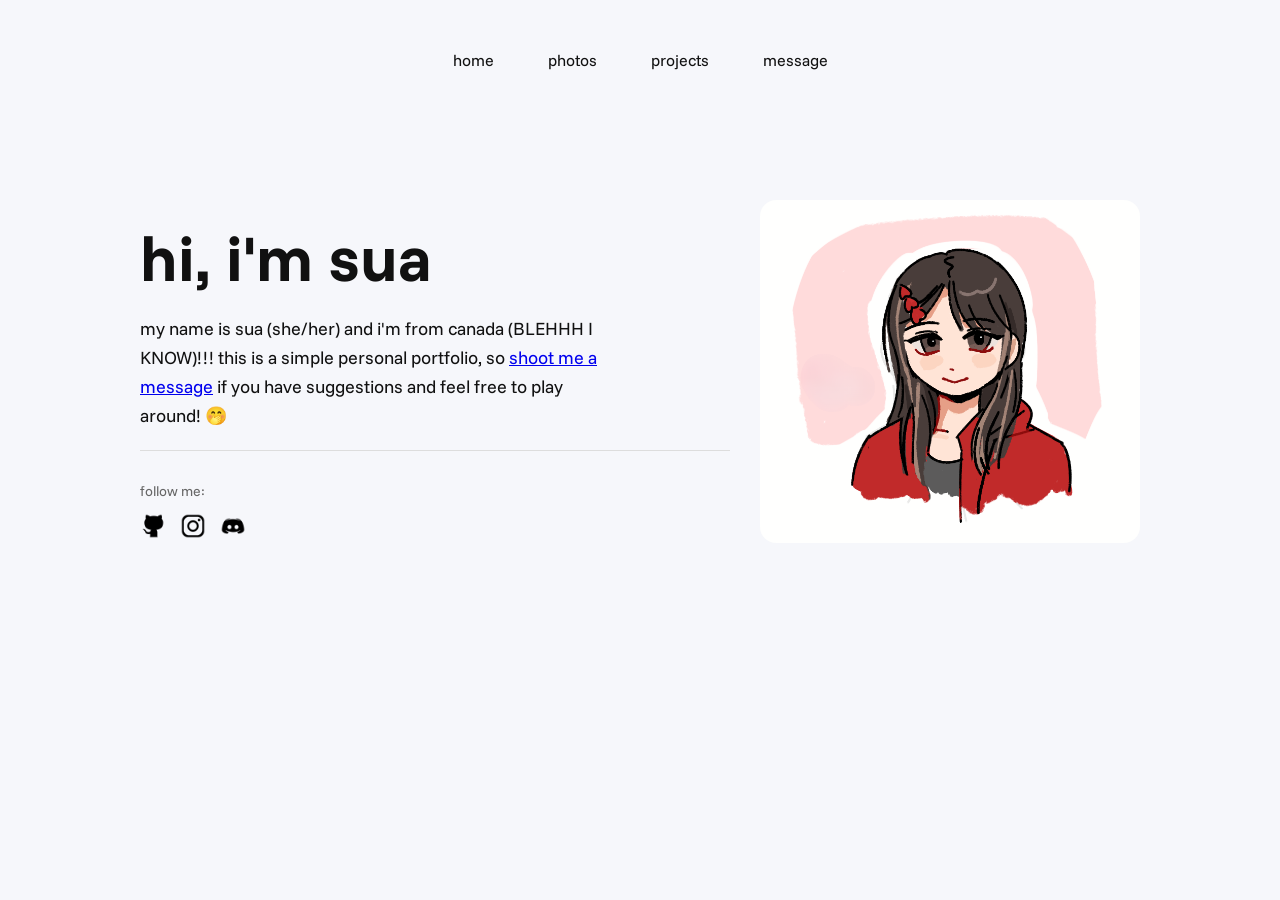
<file: index.html>
<!DOCTYPE html>
<html lang="en">
<head>
<meta charset="UTF-8">
<meta name="viewport" content="width=device-width, initial-scale=1.0">
<title>suafolio</title>

<link rel="stylesheet" href="css/style.css">
<link rel="icon" href="/images/icons/favicon.jpg" type="image/x-icon">
<link rel="preconnect" href="https://fonts.googleapis.com">
<link rel="preconnect" href="https://fonts.gstatic.com" crossorigin>

<link href="https://fonts.googleapis.com/css2?family=Funnel+Sans:ital,wght@0,300..800;1,300..800&display=swap" rel="stylesheet">
</head>
<body>

<nav>
<a href="index.html">home</a>
<a href="photos.html">photos</a>
<a href="projects.html">projects</a>
<a href="message.html">message</a>

</nav>

<section class="hero">

<div class="intro-text">

<h1>hi, i'm sua</h1>

<p>
my name is sua (she/her) and i'm from canada (BLEHHH I KNOW)!!!
this is a simple personal portfolio, so <a href="message.html">shoot me a message</a> if you have
suggestions and feel free to play around! 🤭
</p>

<div class="socials">

<p>follow me:</p>

<div class="socials-icons">
<a href="https://github.com/spdidle"><img src="images/icons/github.png"></a>
<a href="https://www.instagram.com/spdidle/"><img src="images/icons/Instagram Icon.png"></a>
<a href="https://discord.com/users/660183205000904724"><img src="images/icons/discord.png"></a>
</div>

</div>

</div>

<div class="intro-image">
<img src="images/photos/me lmao.png" alt="my beautiful senpai dani @d.tao_ on isnsta drew this for me i knew her art degree was gonna come in handy one day!!">
</div>
</section>

<script src="js/script.js"></script>
</body>
</html>
</file>
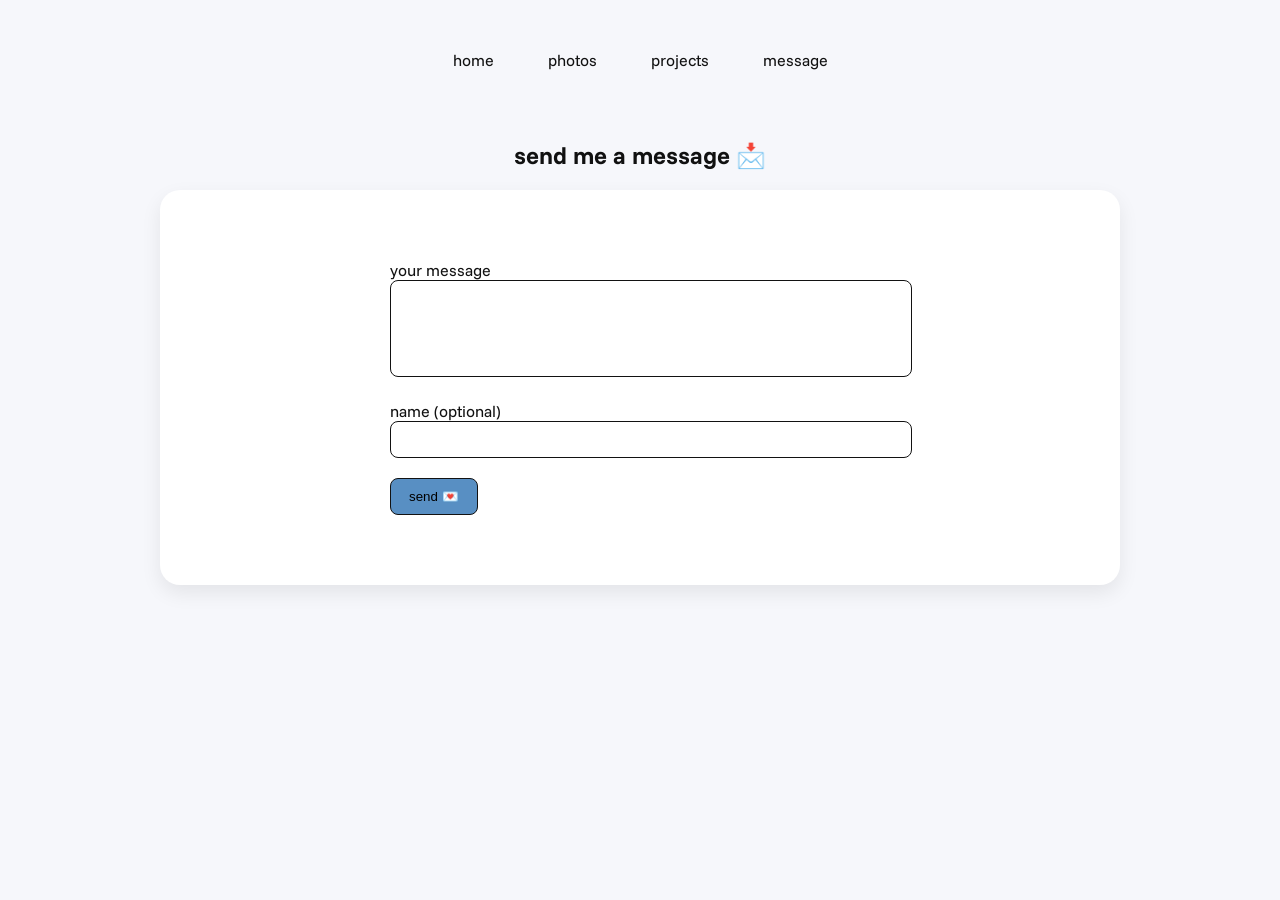
<file: message.html>
<!DOCTYPE html>
<html lang="en">
<head>
<meta charset="UTF-8">
<title>message mii</title>
<link rel="stylesheet" href="css/style.css">
<link rel="icon" href="/images/icons/favicon2.jpg" type="image/x-icon">
<link rel="preconnect" href="https://fonts.googleapis.com">
<link rel="preconnect" href="https://fonts.gstatic.com" crossorigin>
<link href="https://fonts.googleapis.com/css2?family=Funnel+Sans:ital,wght@0,300..800;1,300..800&display=swap" rel="stylesheet">
</head>
<body>

<nav>
<a href="index.html">home</a>
<a href="photos.html">photos</a>
<a href="projects.html">projects</a>
<a href="message.html">message</a>

</nav>

<section class="message-section">

<h1 class="centerh">send me a message 📩</h1>

<div class="message-box">

<form action="https://formspree.io/f/mkoqjwnj" method="POST">

<label>your message</label><br>
<textarea name="message" rows="5" required></textarea>

<br><br>

<label>name (optional)</label><br>
<input type="text" name="name">

<br><br>

<button type="submit">send 💌</button>

</form>

</div>

</section>

<script src="js/script.js"></script>
</body>
</html>
</file>
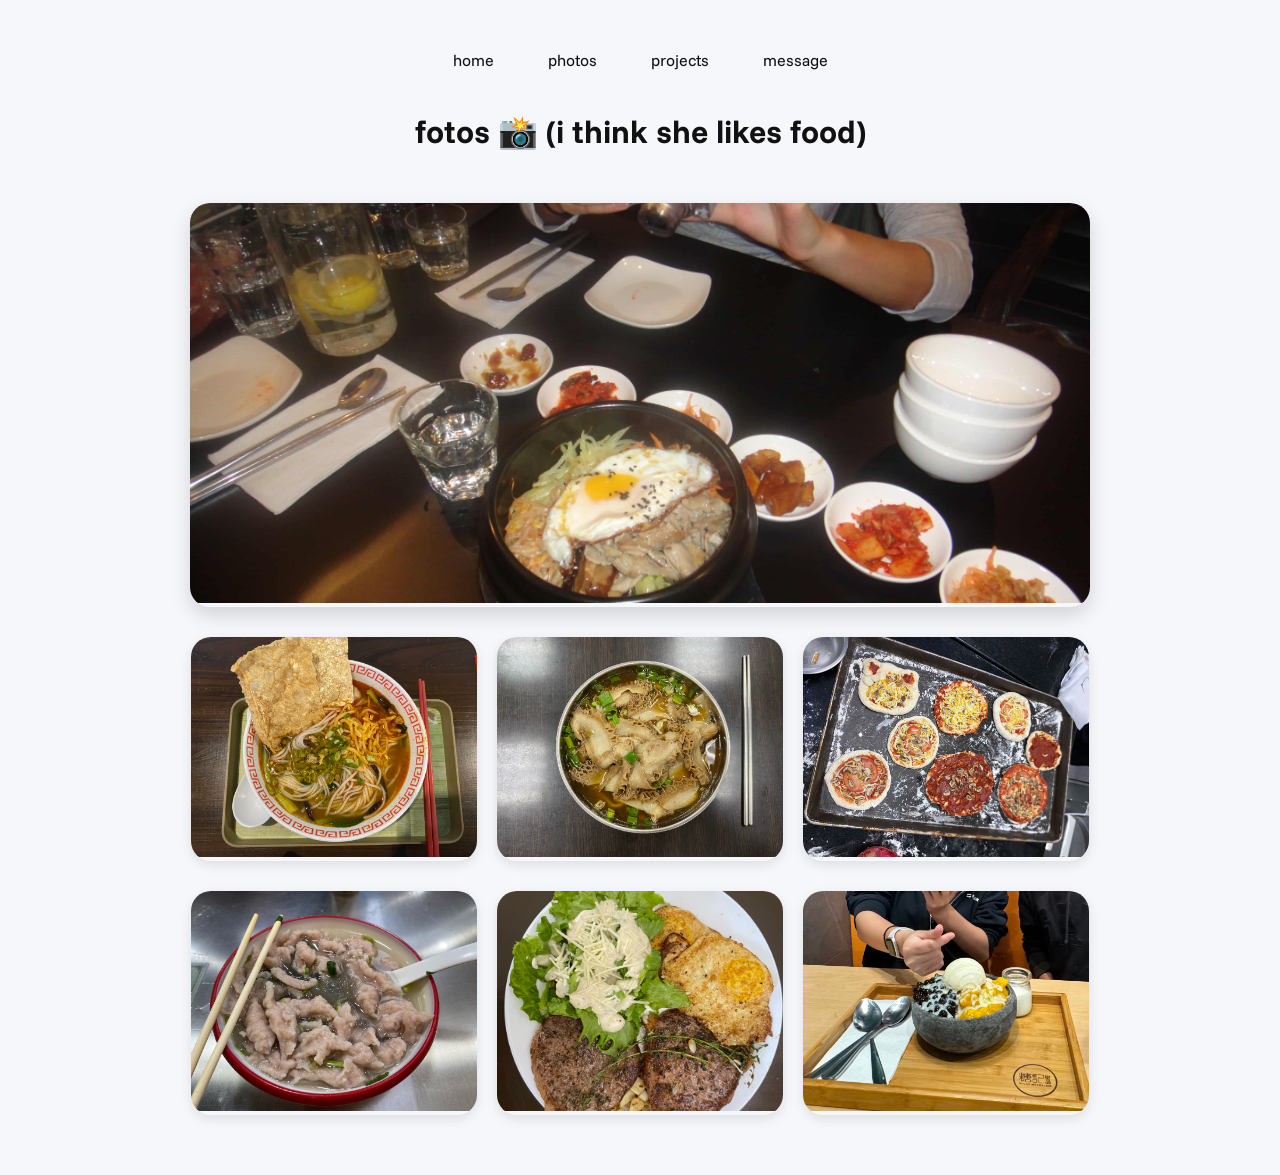
<file: photos.html>
<!DOCTYPE html>
<html lang="en">
<head>
    <meta charset="UTF-8">
    <meta name="viewport" content="width=device-width, initial-scale=1.0">
    <title>flicks ;p</title>
    <link rel="stylesheet" href="css/style.css">
    <link rel="icon" href="/images/icons/favicon.jpg" type="image/x-icon">
    <link rel="preconnect" href="https://fonts.googleapis.com">
    <link rel="preconnect" href="https://fonts.gstatic.com" crossorigin>
    <link href="https://fonts.googleapis.com/css2?family=Funnel+Sans:ital,wght@0,300..800;1,300..800&display=swap" rel="stylesheet">
</head>
<body>
    <nav>
    <a href="index.html">home</a>
    <a href="photos.html">photos</a>
    <a href="projects.html">projects</a>
    <a href="message.html">message</a>
    
    </nav>

    <h1 class="centerh">fotos 📸 (i think she likes food)</h1>

    <section class="gallery">
        <div class="feature-card">
            <img src="images/photos/khp.JPG" alt="FATTY">
        </div>
        
        <div class="card-row">
            <div class="photo-card">
                <img src="images/photos/lsf.jpg" alt="luosifen in TW">
            </div>
            <div class="photo-card">
                <img src="images/photos/nrm.jpg" alt="day 1 of being released from vegetarianism, got myself a bowl of niuroumian fresh from the sourcee aka taiwan 😋">
            </div>
            <div class="photo-card">
                <img src="images/photos/pizza.JPG" alt="pizza my kids made at camp">
            </div>
        </div>
        
        <div class="card-row">
            <div class="photo-card">
                <img src="images/photos/rp.jpg" alt="fuding rou pian from my mothers hometown, so good">
            </div>
            <div class="photo-card">
                <img src="images/photos/stk.jpg" alt="80g of protein on this plate alone 😮‍💨">
            </div>
            <div class="photo-card">
                <img src="images/photos/boba.jpg" alt="this pic acc means a lot to me lmao was feeling upset and my mom brought me out for desserts 🫶 ">
            </div>
        </div>
    </section>
  <script src="js/script.js"></script>
</body>
</html>
</file>
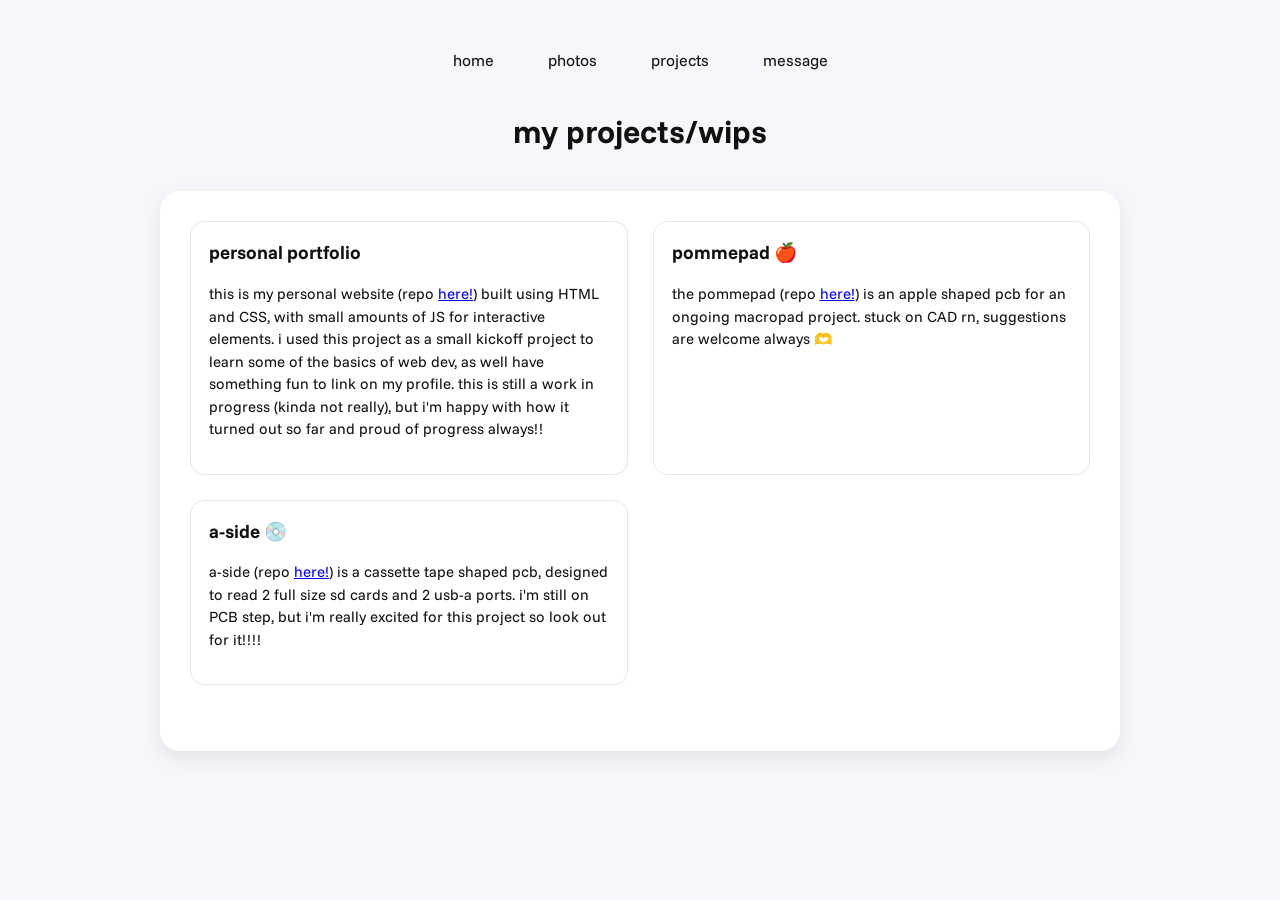
<file: projects.html>
<!DOCTYPE html>
<html lang="en">
<head>
    <meta charset="UTF-8">
    <meta name="viewport" content="width=device-width, initial-scale=1.0">
    <title>projects</title>
    <link rel="stylesheet" href="css/style.css">
    <link rel="icon" href="/images/icons/favicon.jpg" type="image/x-icon">
    <link rel="preconnect" href="https://fonts.googleapis.com">
    <link rel="preconnect" href="https://fonts.gstatic.com" crossorigin>
    <link href="https://fonts.googleapis.com/css2?family=Funnel+Sans:ital,wght@0,300..800;1,300..800&display=swap" rel="stylesheet">
</head>
<body>
    <nav>
    <a href="index.html">home</a>
    <a href="photos.html">photos</a>
    <a href="projects.html">projects</a>
    <a href="message.html">message</a>
    
    </nav>
    <h1 class="centerh">my projects/wips</h1>
    <div class="projects-box">
    <div class="projects-grid">

    <div class="project-card">
<h3>personal portfolio</h3>

<p class="desc short">
this is my personal website (repo <a href="https://github.com/spdidle/suafolio" target="_blank">here!</a>) built using HTML and CSS, with small amounts of JS for interactive elements.
i used this project as a small kickoff project to learn some of the basics of web dev, as well
have something fun to link on my profile. this is still a work in progress (kinda not really), but
i'm happy with how it turned out so far and proud of progress always!!
</p>
</div>

<div class="project-card">
<h3>pommepad 🍎</h3>

<p class="desc short">
the pommepad (repo <a href="https://github.com/spdidle/pommepad" target="_blank">here!</a>) is an apple shaped pcb for an ongoing macropad project. stuck on CAD rn, suggestions are welcome always 🫶
</p>
</div>

<div class="project-card">
<h3>a-side 💿</h3>
<p class="desc short">
a-side (repo <a href="https://github.com/spdidle/a-side" target="_blank">here!</a>) is a cassette tape shaped pcb, designed to read 2 full size sd cards and 2 usb-a ports. i'm still on PCB step, but i'm really excited for this project so look out for it!!!!
</p>
</div>



<script src="js/script.js"></script>
</body>
</html>
</file>
<file: css/style.css>
:root{
    --accent:#588fc3;
}

body{
    background:#f6f7fb;
    color:#111;
    margin:0;
    padding:30px;
    font-family:"Funnel Sans", sans-serif;
}

section{
    max-width:1000px;
    margin:60px auto;
    padding:30px;
    border-radius:22px;
}

.centerh{ text-align:center; }

/* navbar */

nav{
    text-align:center;
    padding:20px 0;
}

nav a{
    margin:0 15px;
    text-decoration:none;
    color:inherit;
    padding:5px 10px;
    border-radius:4px;
}

nav a:hover{
    background:var(--accent);
    color:black;
}

/* hero */

.hero{
    display:flex;
    flex-wrap:nowrap;
    align-items:center;
    justify-content:space-between;
    max-width:1000px;
    margin:80px auto;
    gap:30px;
}

.intro-text{
    margin-top:-40px;
    flex:1;
    min-width:0;
}

.intro-image{ flex-shrink:0; }

.intro-text h1{
    font-size:64px;
    margin-bottom:10px;
}

.intro-text p{
    font-size:18px;
    max-width:460px;
    line-height:1.6;
}

.intro-image img{
    max-width:380px;
    border-radius:16px;
}

/* socials */

.socials{
    margin-top:20px;
    padding-top:15px;
    border-top:1px solid #ddd;
}

.socials p{
    margin-bottom:10px;
    font-size:14px;
    color:#666;
}

.socials-icons{
    display:flex;
    gap:14px;
}

.socials-icons img{
    width:26px;
}

.socials-icons img:hover{
    transform:scale(1.1);
}

.feature-card,
.photo-card{
    border-radius:20px;
    overflow:hidden;
}

.feature-card{
    box-shadow:0 8px 20px rgba(0,0,0,.15);
}

.feature-card:hover{
    transform:scale(1.02);
    box-shadow:0 12px 28px rgba(0,0,0,.2);
}

.feature-card img,
.photo-card img{
    width:100%;
    object-fit:cover;
}

.feature-card img{
    height:400px;
}

.photo-card{
    flex:0 1 calc(33.333% - 14px);
    min-width:150px;
    box-shadow:0 4px 12px rgba(0,0,0,.1);
}

.photo-card:hover{
    transform:scale(1.05);
    box-shadow:0 8px 20px rgba(0,0,0,.15);
}

.photo-card img{ height:220px; }

/* gallery */

.gallery{
    display:flex;
    flex-direction:column;
    gap:30px;
    max-width:900px;
    margin:auto;
}

.card-row{
    display:flex;
    flex-wrap:wrap;
    gap:20px;
    justify-content:center;
}

/* msg */

form{
    max-width:500px;
    margin:40px auto;
}

.message-box,
.projects-box{
    background:white;
    max-width:900px;
    padding:30px;
    border-radius:20px;
    box-shadow:0 8px 20px rgba(0,0,0,0.08);
}

.message-box{
    margin:20px auto 40px;
}

.message-section{
    margin-top:20px;
}

.message-section .centerh{
    margin-top:0;
}

textarea,input{
    width:100%;
    padding:10px;
    border-radius:8px;
    border:1px solid #121212;
}

textarea{ resize:none; }

button{
    background:var(--accent);
    color:black;
    border:1px solid #121212;
    padding:10px 18px;
    border-radius:8px;
    cursor:pointer;
}



@media (max-width:768px){
    .photo-card{ flex:0 1 calc(50% - 10px); }
}

@media (max-width:480px){

    .photo-card{ flex:0 1 100%; }

    .feature-card img{ height:250px; }

}

/* projects page */

.projects-box{
    margin:40px auto;
    height:500px;
    overflow-y:auto;
}

.projects-grid{
    display:grid;
    grid-template-columns:1fr 1fr;
    gap:25px;
}

/* project cards */

.project-card{
    padding:18px;
    border-radius:14px;
    border:1px solid #e5e5e5;
}

.project-card h3{
    margin-top:0;
}

.desc{
    font-size:15px;
    line-height:1.5;
}

@media (max-width:700px){

.projects-grid{
grid-template-columns:1fr;
}

}

/* star cursor efect*/
.star {
	position: absolute;
	pointer-events: none;
}

.star:before, .star:after {
	position: absolute;
	top: 0;
	left: 0;
	content: '\2726';
	font-size: 9px;
}

.star:before {
	color: transparent;
	text-shadow: 0 0 3px rgb(250, 250, 174);
}

.star:after {
    background: rgb(182, 181, 181);
    -webkit-background-clip: text;
    background-clip: text;
    -webkit-text-fill-color: transparent;
}
</file>
